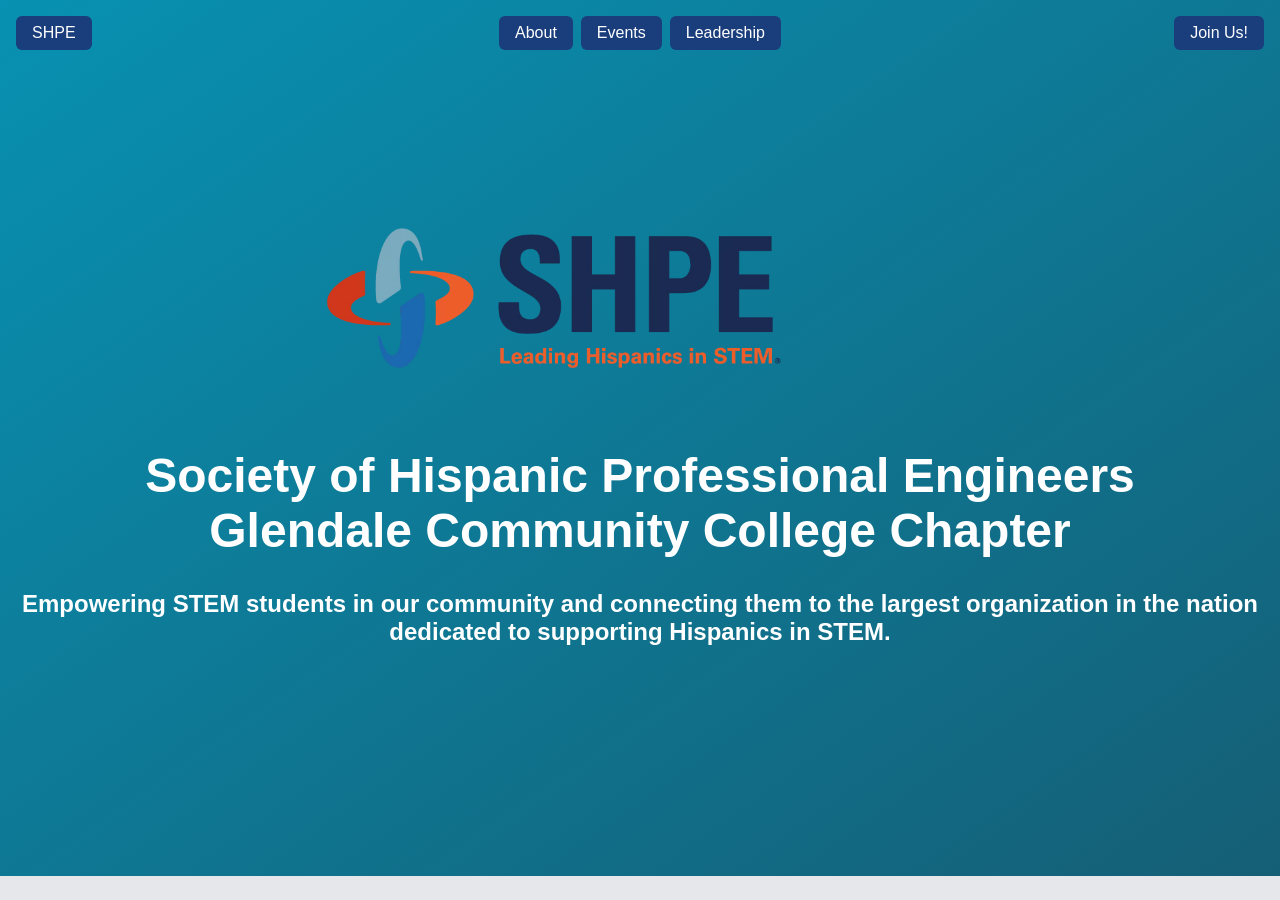
<file: index.html>
<!DOCTYPE html>
<html lang="en">
<head>
  <meta charset="UTF-8">
  <meta name="viewport" content="width=device-width, initial-scale=1.0">
  <title>SHPE GCC</title>
  <link rel="stylesheet" href="css/styles.css">
  <link rel="icon" type="image/png" href="images/emblem-transparent.png">
</head>
<body>
  <header class="site-header">
    <a href="index.html" class="button">SHPE</a>
    <nav class="nav-links">
      <a href="about.html" class="button">About</a>
      <a href="events.html" class="button">Events</a>
      <a href="leadership.html" class="button">Leadership</a>
    </nav>
    <a href="recruitment.html" class="button nav-right">Join Us!</a>
  </header>

  <main class="hero">
    <img src="images/full-logo.webp" alt="SHPE - Leading Hispanics in STEM">
    <h1>Society of Hispanic Professional Engineers</h1>
    <h1>Glendale Community College Chapter</h1>
    <h2>Empowering STEM students in our community and connecting them to the largest organization in the nation dedicated to supporting Hispanics in STEM.</h2>

  </main>
</body>
</html>
</file>
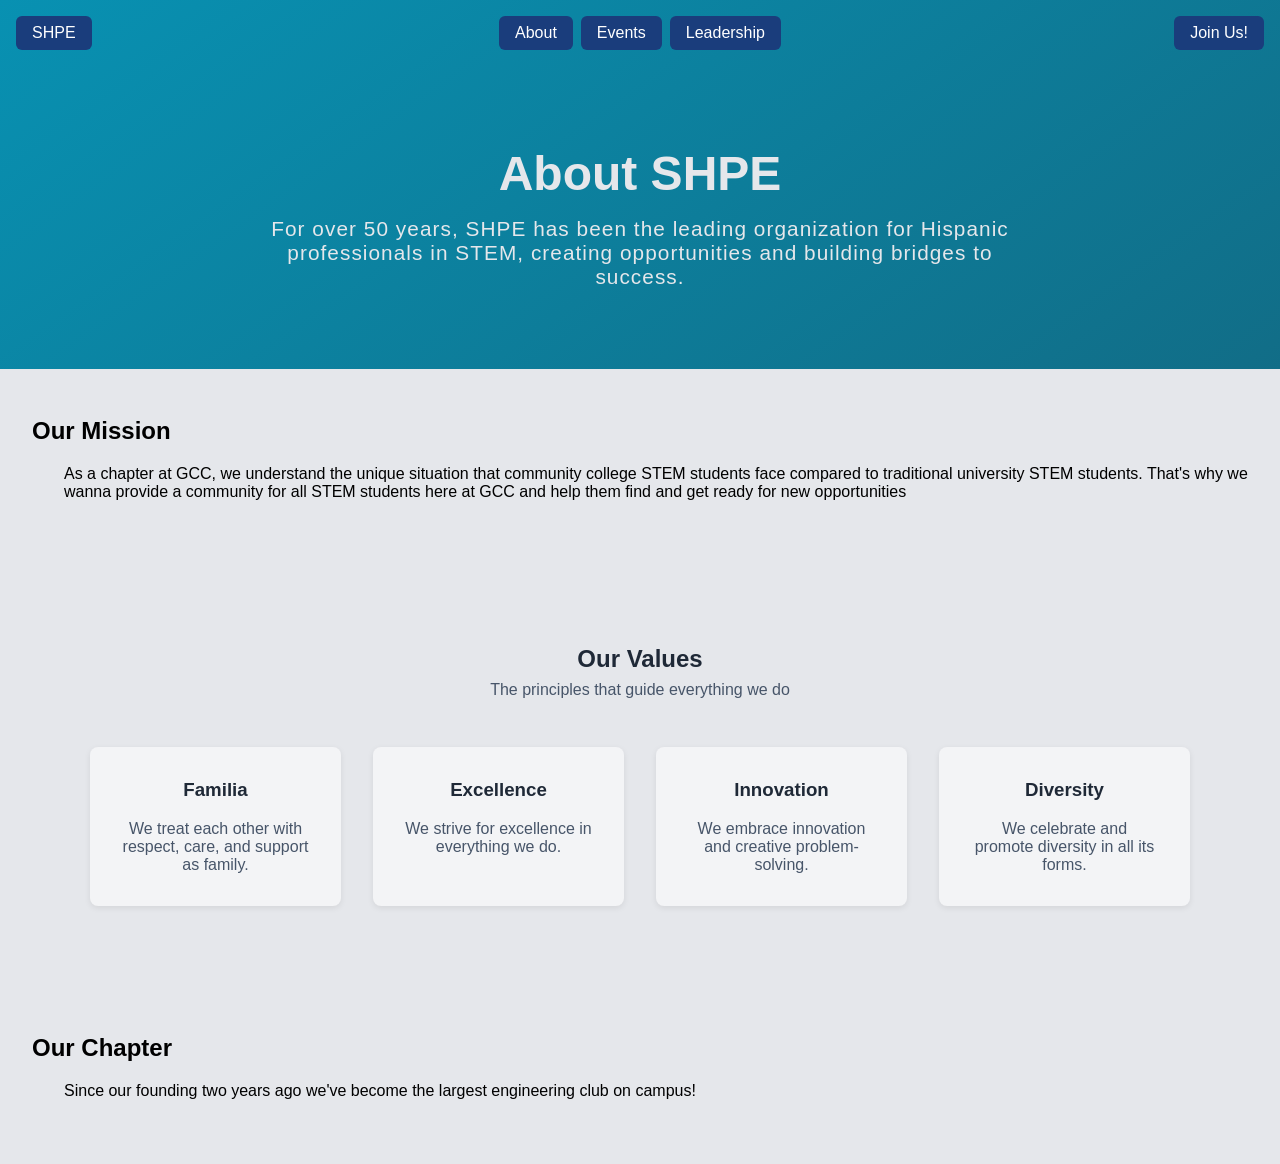
<file: about.html>
<!DOCTYPE html>
<html lang="en">
<head>
  <meta charset="UTF-8">
  <meta name="viewport" content="width=device-width, initial-scale=1.0">
  <title>About - SHPE GCC</title>
  <link rel="stylesheet" href="css/styles.css">
  <link rel="icon" type="image/png" href="images/emblem-transparent.png">
</head>
<body>
  <header class="site-header">
    <a href="index.html" class="button">SHPE</a>
    <nav class="nav-links">
      <a href="about.html" class="button">About</a>
      <a href="events.html" class="button">Events</a>
      <a href="leadership.html" class="button">Leadership</a>
    </nav>
    <a href="recruitment.html" class="button nav-right">Join Us!</a>
  </header>

  <section class="about-banner">
    <h2>About SHPE</h2>
    <p>For over 50 years, SHPE has been the leading organization for Hispanic professionals in STEM, creating opportunities and building bridges to success.</p>
  </section>

  <section class="text-section">
    <h2>Our Mission</h2>
    <p>As a chapter at GCC, we understand the unique situation that community college STEM students face compared to traditional university STEM students. That's why we wanna provide a community for all STEM students here at GCC and help them find and get ready for new opportunities</p>
  </section>

  <section class="section">
    <h2 class="section-title">Our Values</h2>
    <p class="section-subtitle">The principles that guide everything we do</p>

    <div class="card-grid">
      <div class="card">
        <h3>Familia</h3>
        <p>We treat each other with respect, care, and support as family.</p>
      </div>
      <div class="card">
        <h3>Excellence</h3>
        <p>We strive for excellence in everything we do.</p>
      </div>
      <div class="card">
        <h3>Innovation</h3>
        <p>We embrace innovation and creative problem-solving.</p>
      </div>
      <div class="card">
        <h3>Diversity</h3>
        <p>We celebrate and promote diversity in all its forms.</p>
      </div>
    </div>
  </section>

  <section class="text-section">
    <h2>Our Chapter</h2>
    <p>Since our founding two years ago we've become the largest engineering club on campus!</p>
  </section>
</body>
</html>
</file>
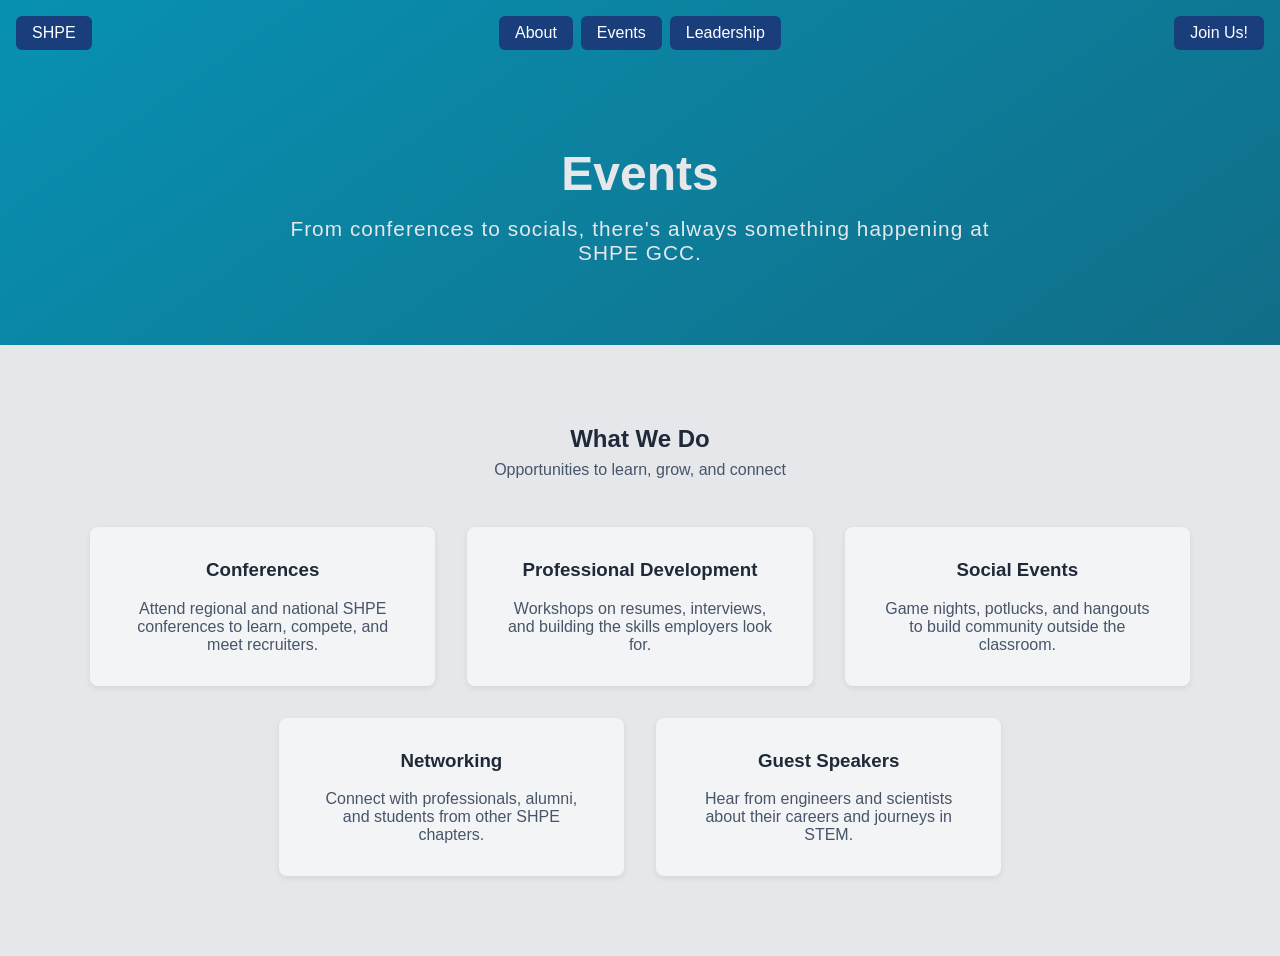
<file: events.html>
<!DOCTYPE html>
<html lang="en">
<head>
  <meta charset="UTF-8">
  <meta name="viewport" content="width=device-width, initial-scale=1.0">
  <title>Events - SHPE GCC</title>
  <link rel="stylesheet" href="css/styles.css">
  <link rel="icon" type="image/png" href="images/emblem-transparent.png">
</head>
<body>
  <header class="site-header">
    <a href="index.html" class="button">SHPE</a>
    <nav class="nav-links">
      <a href="about.html" class="button">About</a>
      <a href="events.html" class="button">Events</a>
      <a href="leadership.html" class="button">Leadership</a>
    </nav>
    <a href="recruitment.html" class="button nav-right">Join Us!</a>
  </header>

  <section class="about-banner">
    <h2>Events</h2>
    <p>From conferences to socials, there's always something happening at SHPE GCC.</p>
  </section>

  <section class="section">
    <h2 class="section-title">What We Do</h2>
    <p class="section-subtitle">Opportunities to learn, grow, and connect</p>

    <div class="card-grid card-grid-3">
      <div class="card">
        <h3>Conferences</h3>
        <p>Attend regional and national SHPE conferences to learn, compete, and meet recruiters.</p>
      </div>
      <div class="card">
        <h3>Professional Development</h3>
        <p>Workshops on resumes, interviews, and building the skills employers look for.</p>
      </div>
      <div class="card">
        <h3>Social Events</h3>
        <p>Game nights, potlucks, and hangouts to build community outside the classroom.</p>
      </div>
      <div class="card">
        <h3>Networking</h3>
        <p>Connect with professionals, alumni, and students from other SHPE chapters.</p>
      </div>
      <div class="card">
        <h3>Guest Speakers</h3>
        <p>Hear from engineers and scientists about their careers and journeys in STEM.</p>
      </div>
    </div>
  </section>
</body>
</html>
</file>
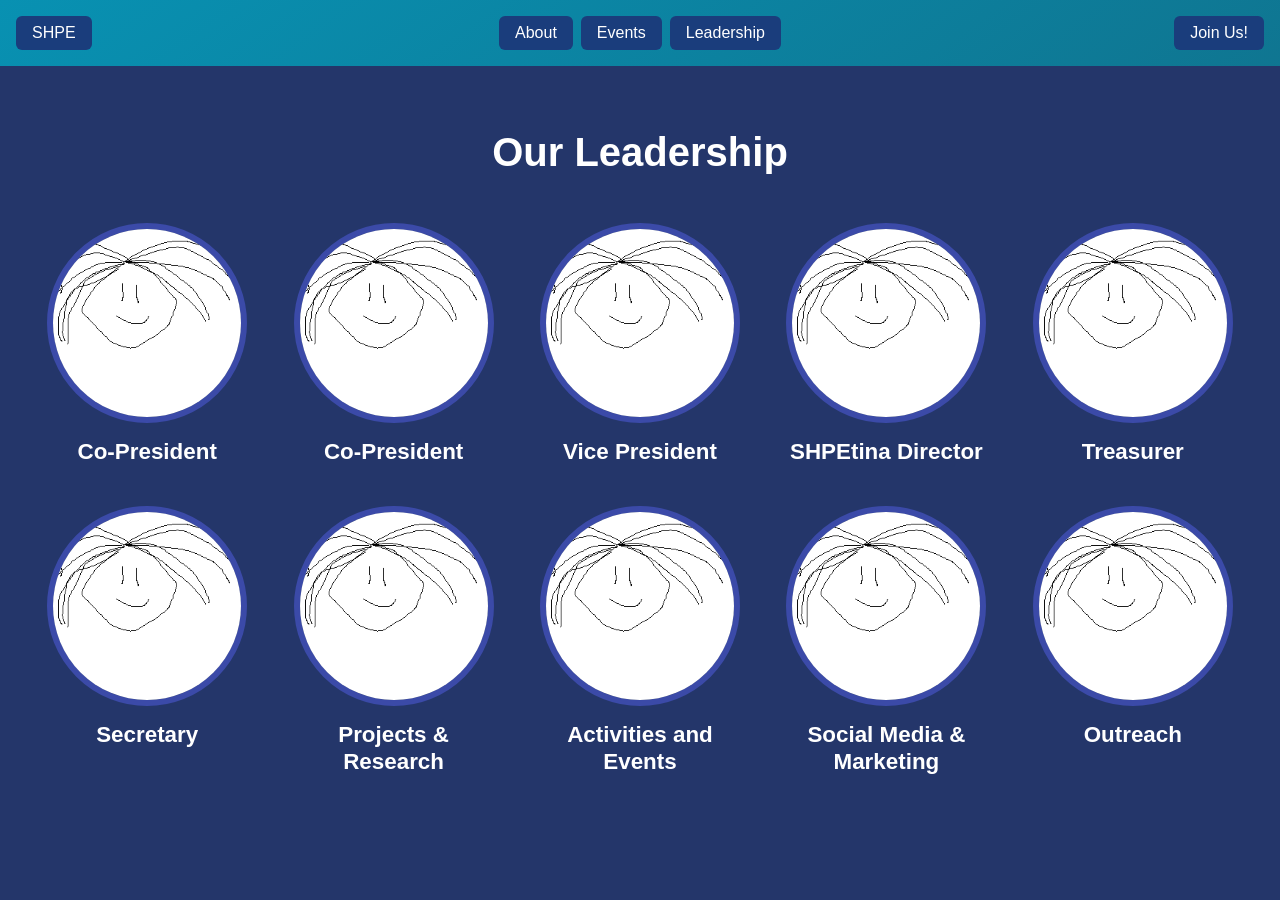
<file: leadership.html>
<!DOCTYPE html>
<html lang="en">
<head>
  <meta charset="UTF-8">
  <meta name="viewport" content="width=device-width, initial-scale=1.0">
  <title>Leadership - SHPE GCC</title>
  <link rel="stylesheet" href="css/styles.css">
  <link rel="icon" type="image/png" href="images/emblem-transparent.png">
</head>
<body>
  <header class="site-header">
    <a href="index.html" class="button">SHPE</a>
    <nav class="nav-links">
      <a href="about.html" class="button">About</a>
      <a href="events.html" class="button">Events</a>
      <a href="leadership.html" class="button">Leadership</a>
    </nav>
    <a href="recruitment.html" class="button nav-right">Join Us!</a>
  </header>

  <section class="leadership-section">
    <h2 class="leadership-title">Our Leadership</h2>
    <div class="leader-grid">
      <div class="leader-card">
        <img src="images/leadership%20placeholder.png" alt="Co-President">
        <h3>Co-President</h3>
      </div>
      <div class="leader-card">
        <img src="images/leadership%20placeholder.png" alt="Co-President">
        <h3>Co-President</h3>
      </div>
      <div class="leader-card">
        <img src="images/leadership%20placeholder.png" alt="Vice President">
        <h3>Vice President</h3>
      </div>
      <div class="leader-card">
        <img src="images/leadership%20placeholder.png" alt="SHPEtina Director">
        <h3>SHPEtina Director</h3>
      </div>
      <div class="leader-card">
        <img src="images/leadership%20placeholder.png" alt="Treasurer">
        <h3>Treasurer</h3>
      </div>
      <div class="leader-card">
        <img src="images/leadership%20placeholder.png" alt="Secretary">
        <h3>Secretary</h3>
      </div>
      <div class="leader-card">
        <img src="images/leadership%20placeholder.png" alt="Projects &amp; Research">
        <h3>Projects &amp; Research</h3>
      </div>
      <div class="leader-card">
        <img src="images/leadership%20placeholder.png" alt="Activities and Events">
        <h3>Activities and Events</h3>
      </div>
      <div class="leader-card">
        <img src="images/leadership%20placeholder.png" alt="Social Media &amp; Marketing">
        <h3>Social Media &amp; Marketing</h3>
      </div>
      <div class="leader-card">
        <img src="images/leadership%20placeholder.png" alt="Outreach">
        <h3>Outreach</h3>
      </div>
    </div>
  </section>
</body>
</html>
</file>
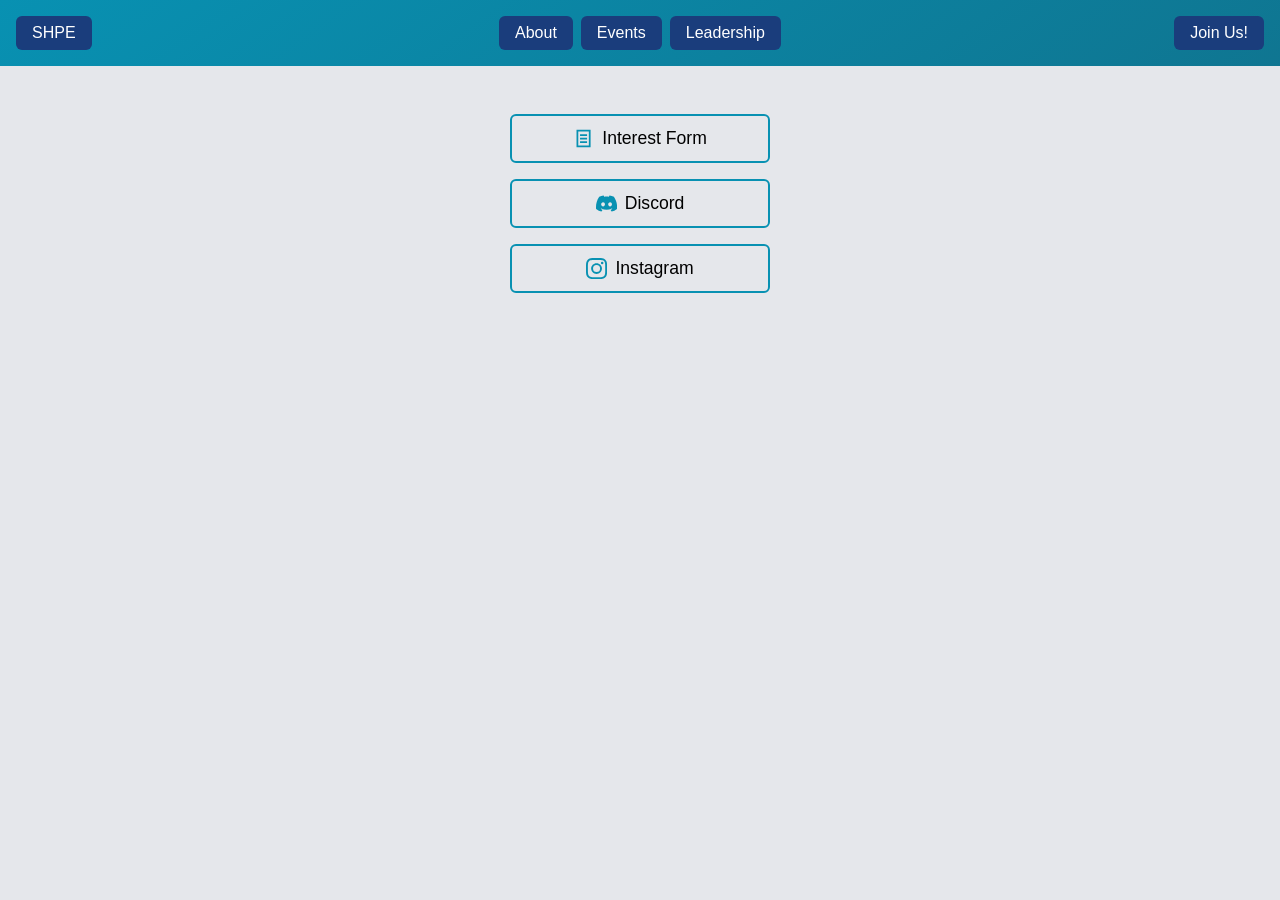
<file: recruitment.html>
<!DOCTYPE html>
<html lang="en">
<head>
  <meta charset="UTF-8">
  <meta name="viewport" content="width=device-width, initial-scale=1.0">
  <title>Join Us - SHPE GCC</title>
  <link rel="stylesheet" href="css/styles.css">
  <link rel="icon" type="image/png" href="images/emblem-transparent.png">
</head>
<body>
  <header class="site-header">
    <a href="index.html" class="button">SHPE</a>
    <nav class="nav-links">
      <a href="about.html" class="button">About</a>
      <a href="events.html" class="button">Events</a>
      <a href="leadership.html" class="button">Leadership</a>
    </nav>
    <a href="recruitment.html" class="button nav-right">Join Us!</a>
  </header>

  <div class="link-buttons">
    <a href="https://docs.google.com/forms/d/e/1FAIpQLSdB2bzKS7s2Q11b6s19GhP5UkHe2LO_Q54935vNA9nboT4DIA/viewform?usp=preview" class="button" target="_blank" rel="noopener">
      <svg class="icon" viewBox="0 0 24 24" aria-hidden="true">
        <path fill-rule="evenodd" d="M4 2h16v20H4z M6 4v16h12V4z M8 7h8v2H8z M8 11h8v2H8z M8 15h8v2H8z"/>
      </svg>
      Interest Form
    </a>
    <a href="https://discord.gg/wu7wWeNxbQ" class="button" target="_blank" rel="noopener">
      <svg class="icon" viewBox="0 0 24 24" aria-hidden="true">
        <path d="M20.317 4.3698a19.7913 19.7913 0 00-4.8851-1.5152.0741.0741 0 00-.0785.0371c-.211.3753-.4447.8648-.6083 1.2495-1.8447-.2762-3.68-.2762-5.4868 0-.1636-.3933-.4058-.8742-.6177-1.2495a.077.077 0 00-.0785-.037 19.7363 19.7363 0 00-4.8852 1.515.0699.0699 0 00-.0321.0277C.5334 9.0458-.319 13.5799.0992 18.0578a.0824.0824 0 00.0312.0561c2.0528 1.5076 4.0413 2.4228 5.9929 3.0294a.0777.0777 0 00.0842-.0276c.4616-.6304.8731-1.2952 1.226-1.9942a.076.076 0 00-.0416-.1057c-.6528-.2476-1.2743-.5495-1.8722-.8923a.077.077 0 01-.0076-.1277c.1258-.0943.2517-.1923.3718-.2914a.0743.0743 0 01.0776-.0105c3.9278 1.7933 8.18 1.7933 12.0614 0a.0739.0739 0 01.0785.0095c.1202.099.246.1981.3728.2924a.077.077 0 01-.0066.1276 12.2986 12.2986 0 01-1.873.8914.0766.0766 0 00-.0407.1067c.3604.698.7719 1.3628 1.225 1.9932a.076.076 0 00.0842.0286c1.961-.6067 3.9495-1.5219 6.0023-3.0294a.077.077 0 00.0313-.0552c.5004-5.177-.8382-9.6739-3.5485-13.6604a.061.061 0 00-.0312-.0286zM8.02 15.3312c-1.1825 0-2.1569-1.0857-2.1569-2.419 0-1.3332.9555-2.4189 2.157-2.4189 1.2108 0 2.1757 1.0952 2.1568 2.419 0 1.3332-.9555 2.4189-2.1569 2.4189zm7.9748 0c-1.1825 0-2.1569-1.0857-2.1569-2.419 0-1.3332.9554-2.4189 2.1569-2.4189 1.2108 0 2.1757 1.0952 2.1568 2.419 0 1.3332-.946 2.4189-2.1568 2.4189Z"/>
      </svg>
      Discord
    </a>
    <a href="https://www.instagram.com/shpe_gcc/" class="button" target="_blank" rel="noopener">
      <svg class="icon" viewBox="0 0 24 24" aria-hidden="true">
        <path d="M7.0301.084c-1.2768.0602-2.1487.264-2.911.5634-.7888.3075-1.4575.72-2.1228 1.3877-.6652.6677-1.075 1.3368-1.3802 2.127-.2954.7638-.4956 1.6365-.552 2.914-.0564 1.2775-.0689 1.6882-.0626 4.947.0062 3.2586.0206 3.6671.0825 4.9473.061 1.2765.264 2.1482.5635 2.9107.308.7889.72 1.4573 1.388 2.1228.6679.6655 1.3365 1.0743 2.1285 1.38.7632.295 1.6361.4961 2.9134.552 1.2773.056 1.6884.069 4.9462.0627 3.2578-.0062 3.668-.0207 4.9478-.0814 1.28-.0607 2.147-.2652 2.9098-.5633.7889-.3086 1.4578-.72 2.1228-1.3881.665-.6682 1.0745-1.3378 1.3795-2.1284.2957-.7632.4966-1.636.552-2.9124.056-1.2809.0692-1.6898.063-4.948-.0063-3.2583-.021-3.6668-.0817-4.9465-.0607-1.2797-.264-2.1487-.5633-2.9117-.3084-.7889-.72-1.4568-1.3876-2.1228C21.2982 1.33 20.628.9208 19.8378.6165 19.074.321 18.2017.1197 16.9244.0645 15.6471.0093 15.236-.005 11.977.0014 8.718.0076 8.31.0215 7.0301.0839m.1402 21.6932c-1.17-.0509-1.8053-.2453-2.2287-.408-.5606-.216-.96-.4771-1.3819-.895-.422-.4178-.6811-.8186-.9-1.378-.1644-.4234-.3624-1.058-.4171-2.228-.0595-1.2645-.072-1.6442-.079-4.848-.007-3.2037.0053-3.583.0607-4.848.05-1.169.2456-1.805.408-2.2282.216-.5613.4762-.96.895-1.3816.4188-.4217.8184-.6814 1.3783-.9003.423-.1651 1.0575-.3614 2.227-.4171 1.2655-.06 1.6447-.072 4.848-.079 3.2033-.007 3.5835.005 4.8495.0608 1.169.0508 1.8053.2445 2.228.408.5608.216.96.4754 1.3816.895.4217.4194.6816.8176.9005 1.3787.1653.4217.3617 1.056.4169 2.2263.0602 1.2655.0739 1.645.0796 4.848.0058 3.203-.0055 3.5834-.061 4.848-.051 1.17-.245 1.8055-.408 2.2294-.216.5604-.4763.96-.8954 1.3814-.419.4215-.8181.6811-1.3783.9-.4224.1649-1.0577.3617-2.2262.4174-1.2656.0595-1.6448.072-4.8493.079-3.2045.007-3.5825-.006-4.848-.0608M16.953 5.5864A1.44 1.44 0 1 0 18.39 4.144a1.44 1.44 0 0 0-1.437 1.4424M5.8385 12.012c.0067 3.4032 2.7706 6.1557 6.173 6.1493 3.4026-.0065 6.157-2.7701 6.1506-6.1733-.0065-3.4032-2.771-6.1565-6.174-6.1498-3.403.0067-6.156 2.771-6.1496 6.1738M8 12.0077a4 4 0 1 1 4.008 3.9921A3.9996 3.9996 0 0 1 8 12.0077"/>
      </svg>
      Instagram
    </a>
  </div>
</body>
</html>
</file>
<file: css/styles.css>
*,
*::before,
*::after {
  box-sizing: border-box;
}

body {
  margin: 0;
  min-height: 100vh;
  display: flex;
  flex-direction: column;
  font-family: sans-serif;
  background: #e5e7eb;
}

.site-header {
  position: sticky;
  top: 0;
  z-index: 1;
  padding: 1rem;
  background: linear-gradient(to bottom right, #0891b2, #155e75);
  background-attachment: fixed;
  display: grid;
  grid-template-columns: 1fr auto 1fr;
  align-items: center;
  justify-items: start;
}

.nav-links {
  display: flex;
  gap: 0.5rem;
}

.nav-right {
  justify-self: end;
}

.button {
  display: inline-block;
  padding: 0.5rem 1rem;
  background: #1a3d7c;
  color: white;
  text-decoration: none;
  border-radius: 6px;
}

.link-buttons {
  display: flex;
  flex-direction: column;
  align-items: center;
  gap: 1rem;
  padding: 3rem 1rem;
}

.link-buttons .button {
  display: inline-flex;
  align-items: center;
  justify-content: center;
  gap: 0.5rem;
  width: 260px;
  max-width: 100%;
  padding: 0.75rem 1.5rem;
  font-size: 1.1rem;
  background: transparent;
  border: 2px solid #0891b2;
  color: black;
}

.icon {
  width: 1.2em;
  height: 1.2em;
  fill: #0891b2;
}

.hero {
  min-height:90vh;
  display: flex;
  flex-direction: column;
  justify-content: center;
  align-items: center;
  background: linear-gradient(to bottom right, #0891b2, #155e75);
  background-attachment: fixed;
  color: white;
}

.hero img {
  width: 454px;
  max-width: 100%;
  transform: translate(-19%, -3rem);
  margin-bottom: 2rem;
}

.hero h1 {
  margin: 0;
  font-size: 3rem;
  font-weight: bold;
}

.hero h2 {
  margin-top: 2rem;
  text-align: center;
}

.about-banner {
  padding: 5rem 1rem;
  background: linear-gradient(to bottom right, #0891b2, #155e75);
  background-attachment: fixed;
  color: #e5e7eb;
  text-align: center;
}

.about-banner h2 {
  margin: 0 0 1rem;
  font-size: 3rem;
  font-weight: bold;
}

.about-banner p {
  max-width: 750px;
  margin: 0 auto;
  font-size: 1.3rem;
  letter-spacing: 0.05em;
}

.text-section {
  padding: 3rem 2rem;
}

.text-section h2 {
  margin-top: 0;
}

.text-section p {
  padding-left: 2rem;
}

.section {
  padding: 5rem 1rem;
  background: #e5e7eb;
}

.section-title {
  margin: 0 0 0.5rem;
  text-align: center;
  font-weight: bold;
  color: #1f2937;
}

.section-subtitle {
  margin: 0 0 3rem;
  text-align: center;
  color: #475569;
}

.card-grid {
  display: grid;
  grid-template-columns: repeat(auto-fit, minmax(220px, 1fr));
  gap: 2rem;
  max-width: 1100px;
  margin: 0 auto;
}

.card-grid-3 {
  display: flex;
  flex-wrap: wrap;
  justify-content: center;
}

.card-grid-3 .card {
  flex: 0 1 calc((100% - 4rem) / 3);
  min-width: 220px;
}

@media (max-width: 520px) {
  .card-grid-3 .card {
    flex-basis: 100%;
  }
}

.card {
  padding: 2rem;
  background: #f3f4f6;
  border-radius: 8px;
  box-shadow: 0 2px 6px rgba(0, 0, 0, 0.08);
  text-align: center;
}

.card h3 {
  margin-top: 0;
  font-weight: bold;
  color: #1f2937;
}

.card p {
  margin-bottom: 0;
  color: #475569;
}

.leadership-section {
  flex: 1;
  padding: 4rem 1rem;
  background: #24366a;
  color: white;
}

.leadership-title {
  margin: 0 0 3rem;
  text-align: center;
  font-size: 2.5rem;
  font-weight: bold;
}

.leader-grid {
  display: grid;
  grid-template-columns: repeat(5, 1fr);
  gap: 2.5rem 2rem;
  max-width: 1200px;
  margin: 0 auto;
}

@media (max-width: 900px) {
  .leader-grid {
    grid-template-columns: repeat(3, 1fr);
  }
}

@media (max-width: 560px) {
  .leader-grid {
    grid-template-columns: repeat(2, 1fr);
  }
}

.leader-card {
  text-align: center;
}

.leader-card img {
  width: 100%;
  max-width: 200px;
  aspect-ratio: 1;
  object-fit: cover;
  border: 6px solid #3b4aa8;
  border-radius: 50%;
}

.leader-card h3 {
  margin: 0.75rem 0 0;
  font-size: 1.4rem;
  font-weight: bold;
  line-height: 1.2;
}
</file>
